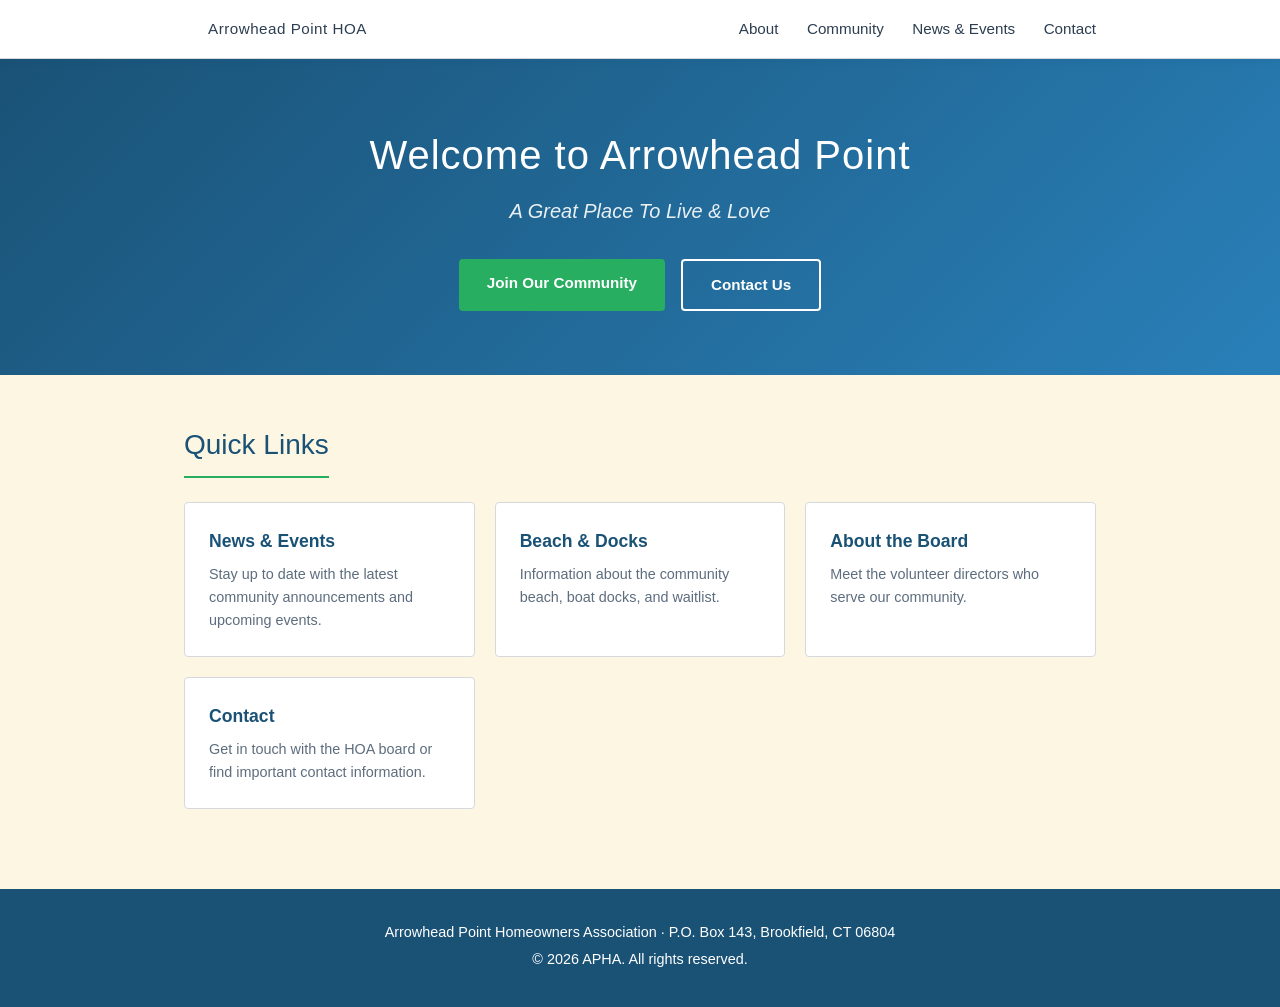
<file: index.html>
<!DOCTYPE html>
<html lang="en">
<head>
  <meta charset="UTF-8">
  <meta name="viewport" content="width=device-width, initial-scale=1.0">
  <title>Arrowhead Point Homeowners Association</title>
  <link rel="stylesheet" href="css/style.css">
</head>
<body>
  <header>
    <div class="container nav">
      <a href="index.html" class="logo">Arrowhead Point HOA</a>
      <nav>
        <a href="about.html">About</a>
        <a href="community.html">Community</a>
        <a href="news.html">News &amp; Events</a>
        <a href="contact.html">Contact</a>
      </nav>
    </div>
  </header>

  <main>
    <section class="hero">
      <div class="container">
        <h1>Welcome to Arrowhead Point</h1>
        <p class="tagline">A Great Place To Live &amp; Love</p>
        <div class="hero-links">
          <a href="community.html" class="btn">Join Our Community</a>
          <a href="contact.html" class="btn btn-outline">Contact Us</a>
        </div>
      </div>
    </section>

    <section class="quick-info">
      <div class="container">
        <h2>Quick Links</h2>
        <div class="quick-links">
          <a href="news.html" class="card">
            <h3>News &amp; Events</h3>
            <p>Stay up to date with the latest community announcements and upcoming events.</p>
          </a>
          <a href="community.html#docks" class="card">
            <h3>Beach &amp; Docks</h3>
            <p>Information about the community beach, boat docks, and waitlist.</p>
          </a>
          <a href="about.html" class="card">
            <h3>About the Board</h3>
            <p>Meet the volunteer directors who serve our community.</p>
          </a>
          <a href="contact.html" class="card">
            <h3>Contact</h3>
            <p>Get in touch with the HOA board or find important contact information.</p>
          </a>
        </div>
      </div>
    </section>
  </main>

  <footer>
    <div class="container">
      <p>Arrowhead Point Homeowners Association &middot; P.O. Box 143, Brookfield, CT 06804</p>
      <p>&copy; 2026 APHA. All rights reserved.</p>
    </div>
  </footer>
</body>
</html>
</file>
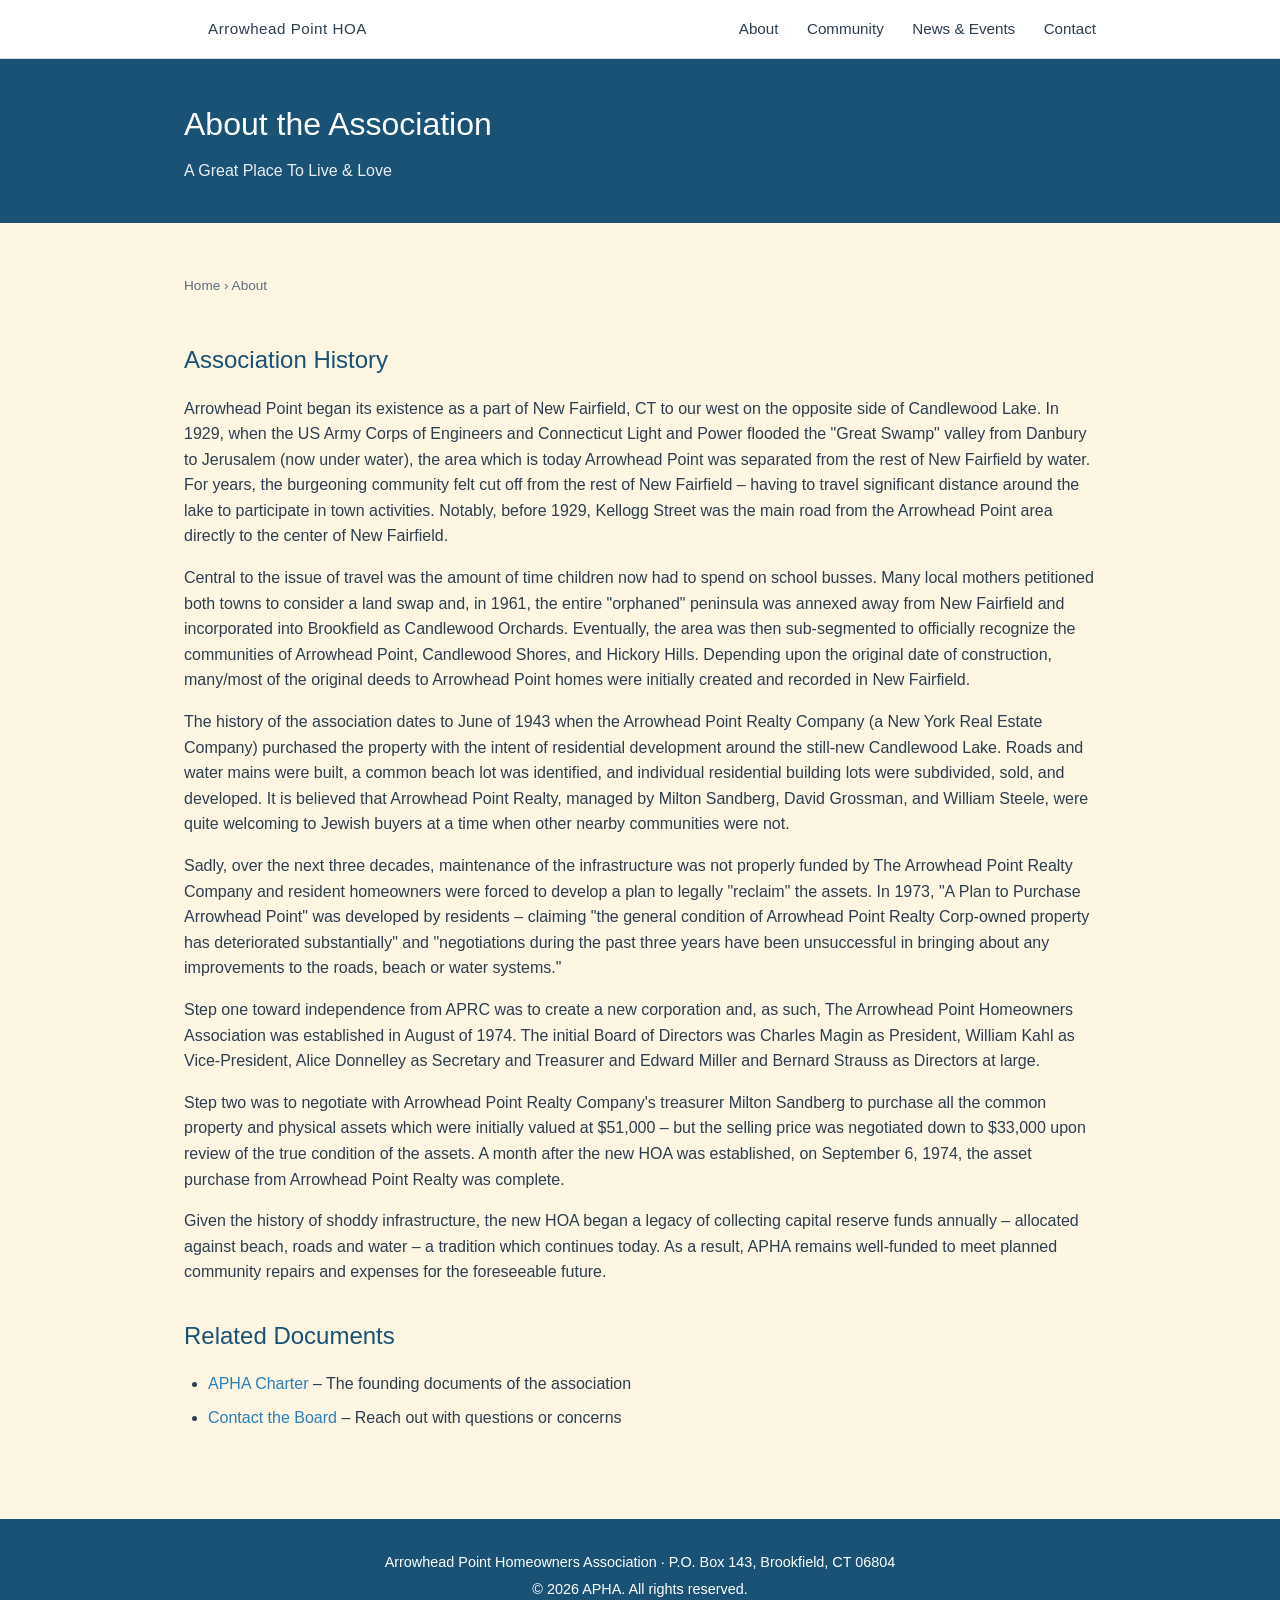
<file: about.html>
<!DOCTYPE html>
<html lang="en">
<head>
  <meta charset="UTF-8">
  <meta name="viewport" content="width=device-width, initial-scale=1.0">
  <title>About - Arrowhead Point HOA</title>
  <link rel="stylesheet" href="css/style.css">
</head>
<body>
  <header>
    <div class="container nav">
      <a href="index.html" class="logo">Arrowhead Point HOA</a>
      <nav>
        <a href="about.html">About</a>
        <a href="community.html">Community</a>
        <a href="news.html">News &amp; Events</a>
        <a href="contact.html">Contact</a>
      </nav>
    </div>
  </header>

  <div class="page-header">
    <div class="container">
      <h1>About the Association</h1>
      <p>A Great Place To Live &amp; Love</p>
    </div>
  </div>

  <div class="content">
    <div class="container">
      <div class="breadcrumb"><a href="index.html">Home</a> &rsaquo; About</div>

      <h2>Association History</h2>
      <p>Arrowhead Point began its existence as a part of New Fairfield, CT to our west on the opposite side of Candlewood Lake. In 1929, when the US Army Corps of Engineers and Connecticut Light and Power flooded the "Great Swamp" valley from Danbury to Jerusalem (now under water), the area which is today Arrowhead Point was separated from the rest of New Fairfield by water. For years, the burgeoning community felt cut off from the rest of New Fairfield – having to travel significant distance around the lake to participate in town activities. Notably, before 1929, Kellogg Street was the main road from the Arrowhead Point area directly to the center of New Fairfield.</p>

      <p>Central to the issue of travel was the amount of time children now had to spend on school busses. Many local mothers petitioned both towns to consider a land swap and, in 1961, the entire "orphaned" peninsula was annexed away from New Fairfield and incorporated into Brookfield as Candlewood Orchards. Eventually, the area was then sub-segmented to officially recognize the communities of Arrowhead Point, Candlewood Shores, and Hickory Hills. Depending upon the original date of construction, many/most of the original deeds to Arrowhead Point homes were initially created and recorded in New Fairfield.</p>

      <p>The history of the association dates to June of 1943 when the Arrowhead Point Realty Company (a New York Real Estate Company) purchased the property with the intent of residential development around the still-new Candlewood Lake. Roads and water mains were built, a common beach lot was identified, and individual residential building lots were subdivided, sold, and developed. It is believed that Arrowhead Point Realty, managed by Milton Sandberg, David Grossman, and William Steele, were quite welcoming to Jewish buyers at a time when other nearby communities were not.</p>

      <p>Sadly, over the next three decades, maintenance of the infrastructure was not properly funded by The Arrowhead Point Realty Company and resident homeowners were forced to develop a plan to legally "reclaim" the assets. In 1973, "A Plan to Purchase Arrowhead Point" was developed by residents – claiming "the general condition of Arrowhead Point Realty Corp-owned property has deteriorated substantially" and "negotiations during the past three years have been unsuccessful in bringing about any improvements to the roads, beach or water systems."</p>

      <p>Step one toward independence from APRC was to create a new corporation and, as such, The Arrowhead Point Homeowners Association was established in August of 1974. The initial Board of Directors was Charles Magin as President, William Kahl as Vice-President, Alice Donnelley as Secretary and Treasurer and Edward Miller and Bernard Strauss as Directors at large.</p>

      <p>Step two was to negotiate with Arrowhead Point Realty Company's treasurer Milton Sandberg to purchase all the common property and physical assets which were initially valued at $51,000 – but the selling price was negotiated down to $33,000 upon review of the true condition of the assets. A month after the new HOA was established, on September 6, 1974, the asset purchase from Arrowhead Point Realty was complete.</p>

      <p>Given the history of shoddy infrastructure, the new HOA began a legacy of collecting capital reserve funds annually – allocated against beach, roads and water – a tradition which continues today. As a result, APHA remains well-funded to meet planned community repairs and expenses for the foreseeable future.</p>

      <h2>Related Documents</h2>
      <ul>
        <li><a href="about-charter.html">APHA Charter</a> – The founding documents of the association</li>
        <li><a href="contact.html">Contact the Board</a> – Reach out with questions or concerns</li>
      </ul>
    </div>
  </div>

  <footer>
    <div class="container">
      <p>Arrowhead Point Homeowners Association &middot; P.O. Box 143, Brookfield, CT 06804</p>
      <p>&copy; 2026 APHA. All rights reserved.</p>
    </div>
  </footer>
</body>
</html>
</file>
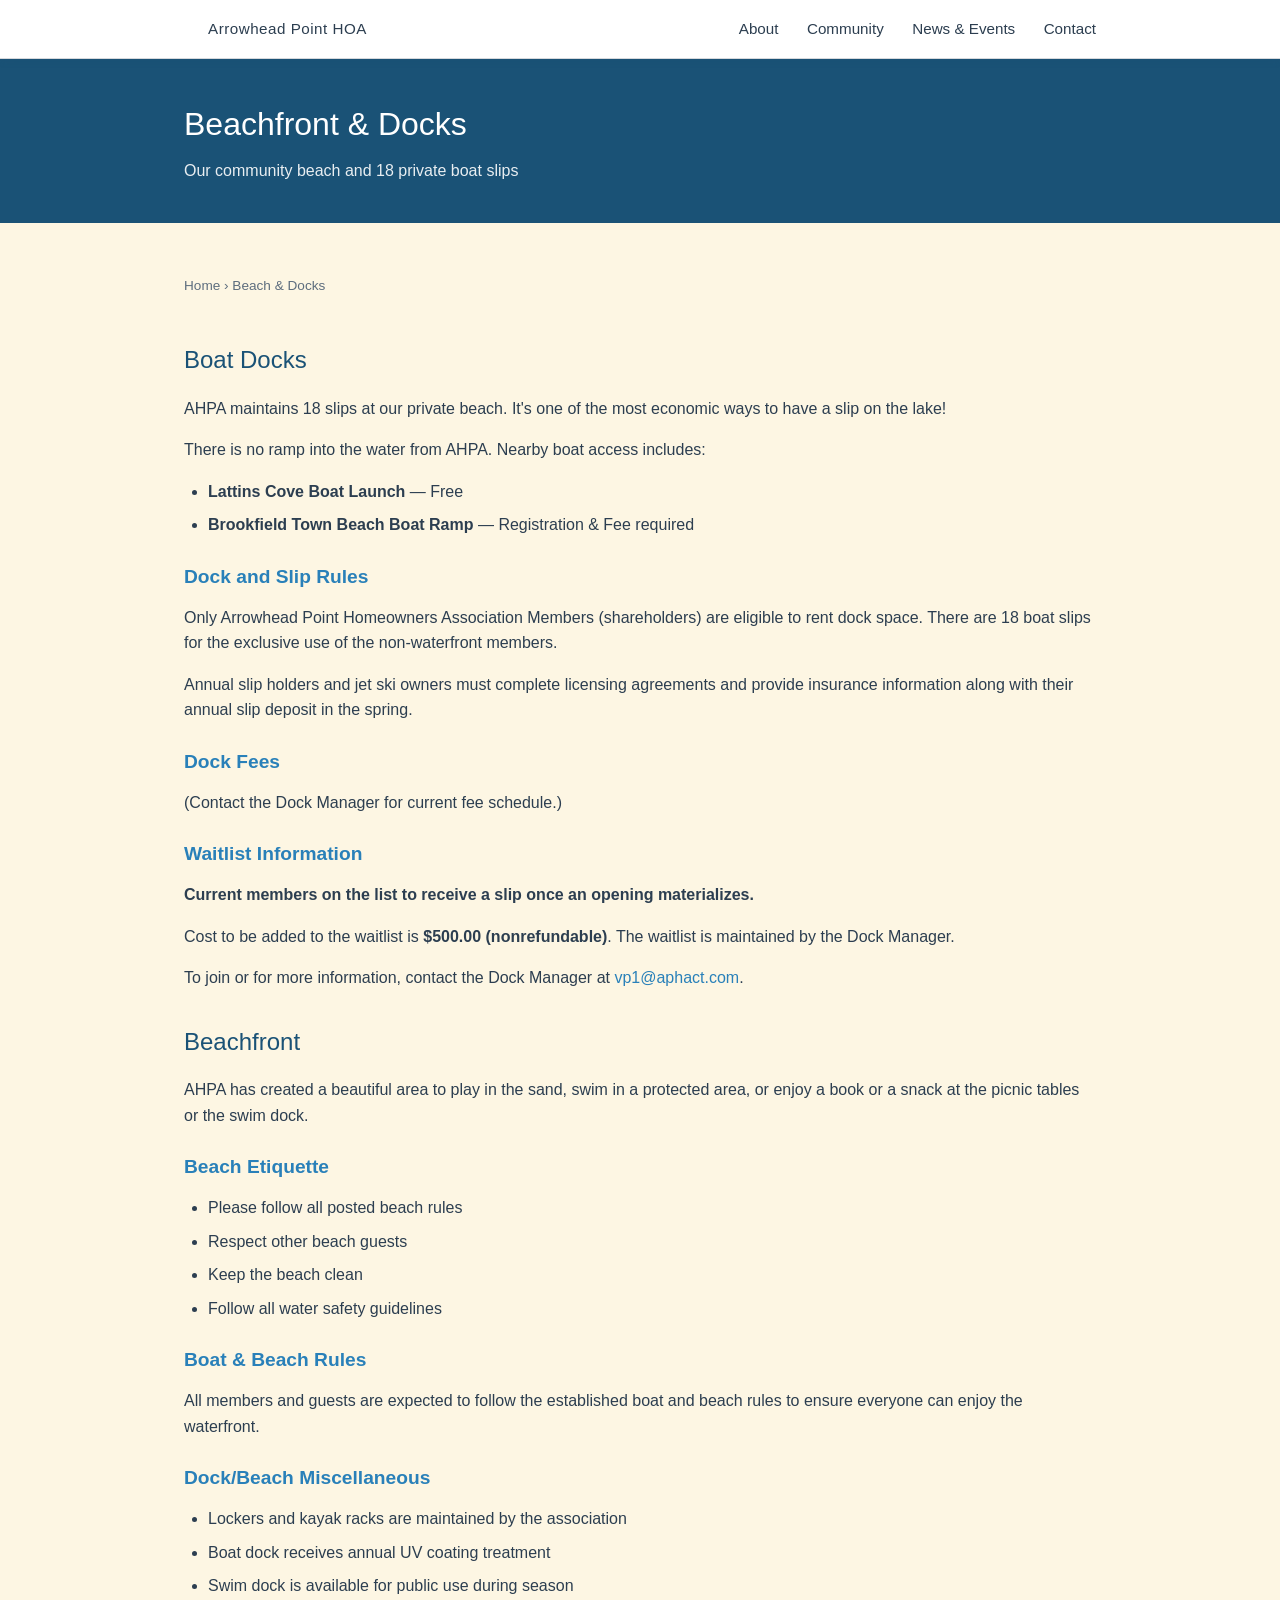
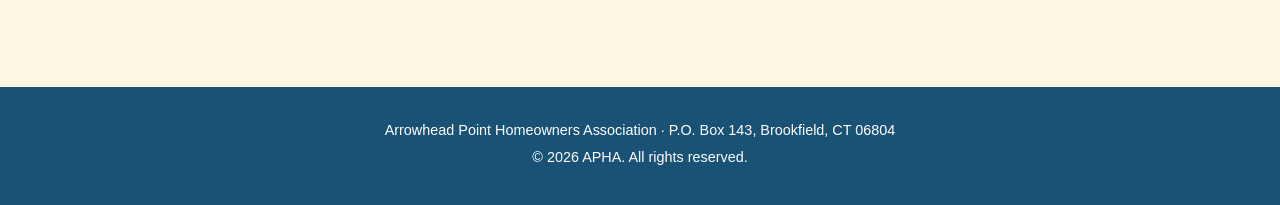
<file: beach-docks.html>
<!DOCTYPE html>
<html lang="en">
<head>
  <meta charset="UTF-8">
  <meta name="viewport" content="width=device-width, initial-scale=1.0">
  <title>Beach &amp; Docks - Arrowhead Point HOA</title>
  <link rel="stylesheet" href="css/style.css">
</head>
<body>
  <header>
    <div class="container nav">
      <a href="index.html" class="logo">Arrowhead Point HOA</a>
      <nav>
        <a href="about.html">About</a>
        <a href="community.html">Community</a>
        <a href="news.html">News &amp; Events</a>
        <a href="contact.html">Contact</a>
      </nav>
    </div>
  </header>

  <div class="page-header">
    <div class="container">
      <h1>Beachfront &amp; Docks</h1>
      <p>Our community beach and 18 private boat slips</p>
    </div>
  </div>

  <div class="content">
    <div class="container">
      <div class="breadcrumb"><a href="index.html">Home</a> &rsaquo; Beach &amp; Docks</div>

      <h2>Boat Docks</h2>
      <p>AHPA maintains 18 slips at our private beach. It's one of the most economic ways to have a slip on the lake!</p>
      <p>There is no ramp into the water from AHPA. Nearby boat access includes:</p>
      <ul>
        <li><strong>Lattins Cove Boat Launch</strong> — Free</li>
        <li><strong>Brookfield Town Beach Boat Ramp</strong> — Registration &amp; Fee required</li>
      </ul>

      <h3>Dock and Slip Rules</h3>
      <p>Only Arrowhead Point Homeowners Association Members (shareholders) are eligible to rent dock space. There are 18 boat slips for the exclusive use of the non-waterfront members.</p>
      <p>Annual slip holders and jet ski owners must complete licensing agreements and provide insurance information along with their annual slip deposit in the spring.</p>

      <h3>Dock Fees</h3>
      <p>(Contact the Dock Manager for current fee schedule.)</p>

      <h3 id="waitlist">Waitlist Information</h3>
      <p><strong>Current members on the list to receive a slip once an opening materializes.</strong></p>
      <p>Cost to be added to the waitlist is <strong>$500.00 (nonrefundable)</strong>. The waitlist is maintained by the Dock Manager.</p>
      <p>To join or for more information, contact the Dock Manager at <a href="mailto:vp1@aphact.com">vp1@aphact.com</a>.</p>

      <h2>Beachfront</h2>
      <p>AHPA has created a beautiful area to play in the sand, swim in a protected area, or enjoy a book or a snack at the picnic tables or the swim dock.</p>

      <h3>Beach Etiquette</h3>
      <ul>
        <li>Please follow all posted beach rules</li>
        <li>Respect other beach guests</li>
        <li>Keep the beach clean</li>
        <li>Follow all water safety guidelines</li>
      </ul>

      <h3>Boat &amp; Beach Rules</h3>
      <p>All members and guests are expected to follow the established boat and beach rules to ensure everyone can enjoy the waterfront.</p>

      <h3>Dock/Beach Miscellaneous</h3>
      <ul>
        <li>Lockers and kayak racks are maintained by the association</li>
        <li>Boat dock receives annual UV coating treatment</li>
        <li>Swim dock is available for public use during season</li>
      </ul>
    </div>
  </div>

  <footer>
    <div class="container">
      <p>Arrowhead Point Homeowners Association &middot; P.O. Box 143, Brookfield, CT 06804</p>
      <p>&copy; 2026 APHA. All rights reserved.</p>
    </div>
  </footer>
</body>
</html>
</file>
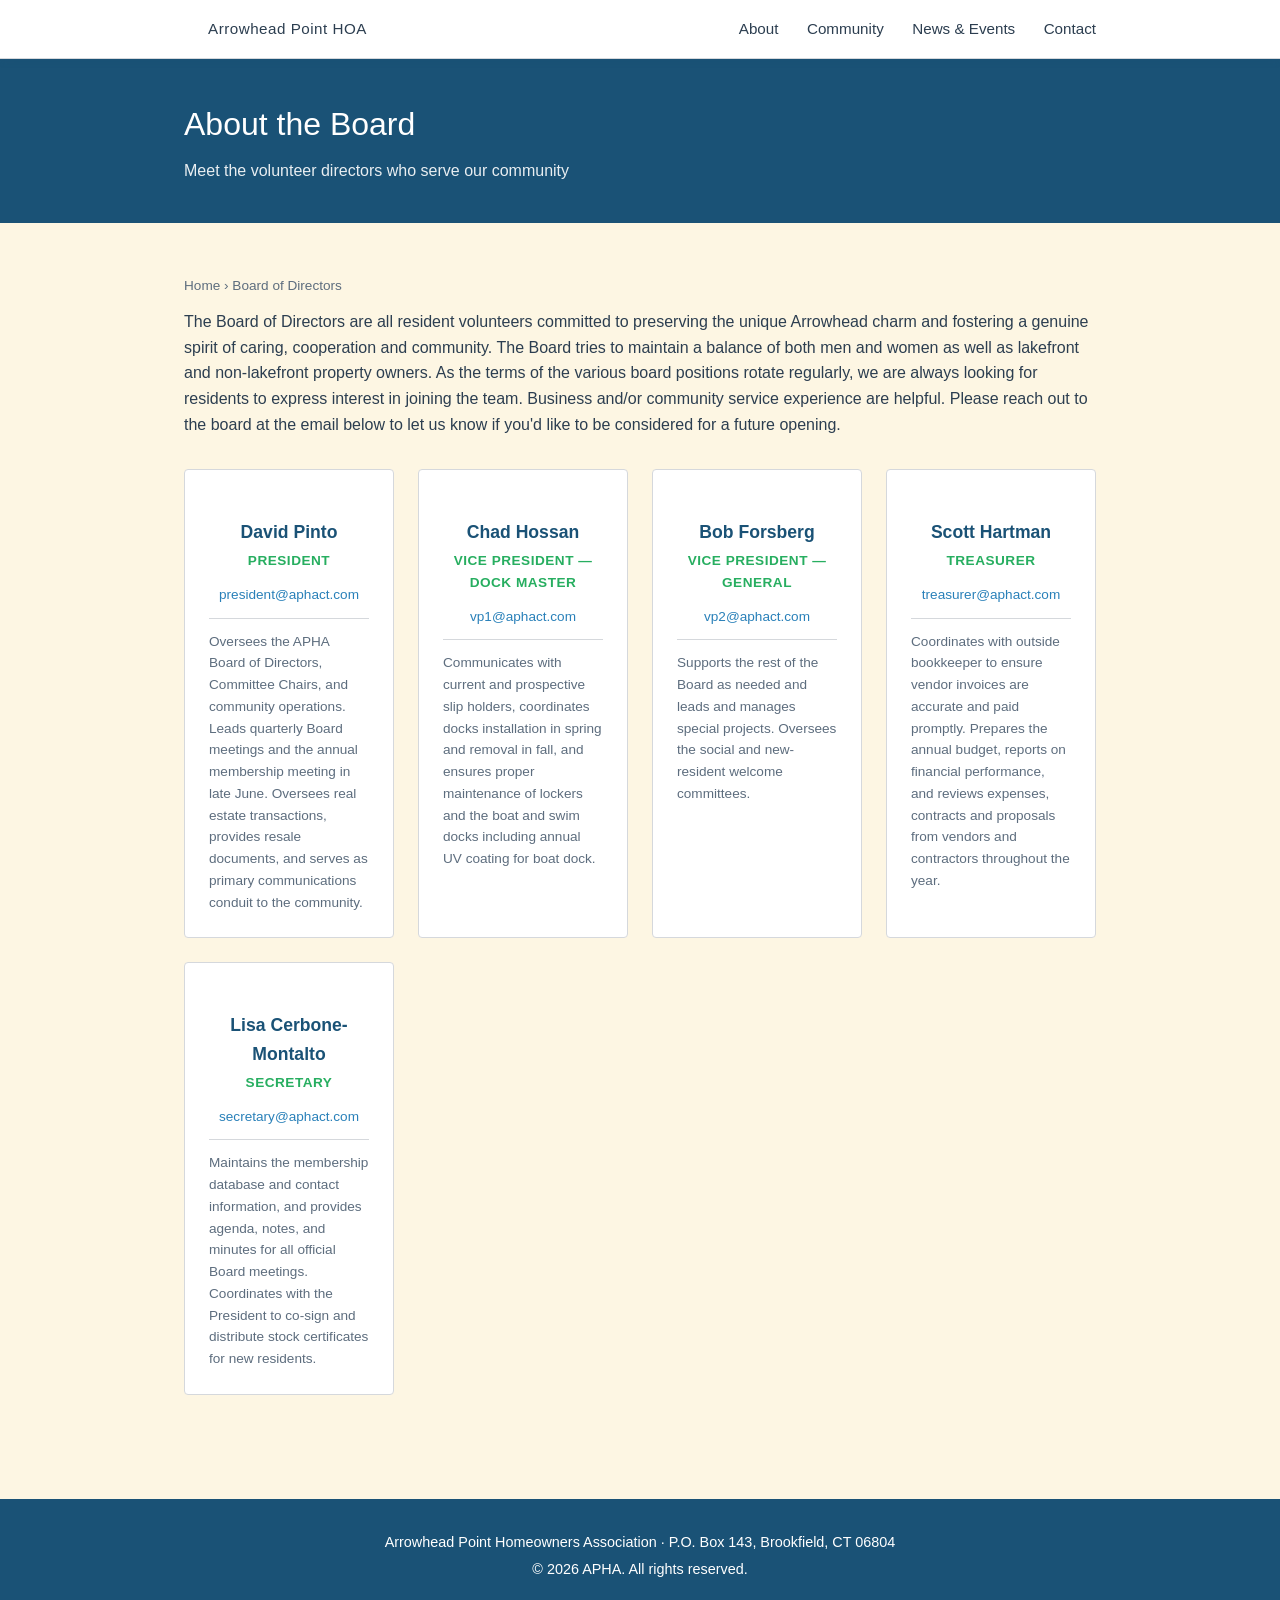
<file: board.html>
<!DOCTYPE html>
<html lang="en">
<head>
  <meta charset="UTF-8">
  <meta name="viewport" content="width=device-width, initial-scale=1.0">
  <title>Board of Directors - Arrowhead Point HOA</title>
  <link rel="stylesheet" href="css/style.css">
</head>
<body>
  <header>
    <div class="container nav">
      <a href="index.html" class="logo">Arrowhead Point HOA</a>
      <nav>
        <a href="about.html">About</a>
        <a href="community.html">Community</a>
        <a href="news.html">News &amp; Events</a>
        <a href="contact.html">Contact</a>
      </nav>
    </div>
  </header>

  <div class="page-header">
    <div class="container">
      <h1>About the Board</h1>
      <p>Meet the volunteer directors who serve our community</p>
    </div>
  </div>

  <div class="content">
    <div class="container">
      <div class="breadcrumb"><a href="index.html">Home</a> &rsaquo; Board of Directors</div>

      <p>The Board of Directors are all resident volunteers committed to preserving the unique Arrowhead charm and fostering a genuine spirit of caring, cooperation and community. The Board tries to maintain a balance of both men and women as well as lakefront and non-lakefront property owners. As the terms of the various board positions rotate regularly, we are always looking for residents to express interest in joining the team. Business and/or community service experience are helpful. Please reach out to the board at the email below to let us know if you'd like to be considered for a future opening.</p>

      <div class="board-grid">
        <div class="board-card">
          <h3>David Pinto</h3>
          <div class="role">President</div>
          <div class="contact"><a href="mailto:president@aphact.com">president@aphact.com</a></div>
          <div class="bio">Oversees the APHA Board of Directors, Committee Chairs, and community operations. Leads quarterly Board meetings and the annual membership meeting in late June. Oversees real estate transactions, provides resale documents, and serves as primary communications conduit to the community.</div>
        </div>

        <div class="board-card">
          <h3>Chad Hossan</h3>
          <div class="role">Vice President — Dock Master</div>
          <div class="contact"><a href="mailto:vp1@aphact.com">vp1@aphact.com</a></div>
          <div class="bio">Communicates with current and prospective slip holders, coordinates docks installation in spring and removal in fall, and ensures proper maintenance of lockers and the boat and swim docks including annual UV coating for boat dock.</div>
        </div>

        <div class="board-card">
          <h3>Bob Forsberg</h3>
          <div class="role">Vice President — General</div>
          <div class="contact"><a href="mailto:vp2@aphact.com">vp2@aphact.com</a></div>
          <div class="bio">Supports the rest of the Board as needed and leads and manages special projects. Oversees the social and new-resident welcome committees.</div>
        </div>

        <div class="board-card">
          <h3>Scott Hartman</h3>
          <div class="role">Treasurer</div>
          <div class="contact"><a href="mailto:treasurer@aphact.com">treasurer@aphact.com</a></div>
          <div class="bio">Coordinates with outside bookkeeper to ensure vendor invoices are accurate and paid promptly. Prepares the annual budget, reports on financial performance, and reviews expenses, contracts and proposals from vendors and contractors throughout the year.</div>
        </div>

        <div class="board-card">
          <h3>Lisa Cerbone-Montalto</h3>
          <div class="role">Secretary</div>
          <div class="contact"><a href="mailto:secretary@aphact.com">secretary@aphact.com</a></div>
          <div class="bio">Maintains the membership database and contact information, and provides agenda, notes, and minutes for all official Board meetings. Coordinates with the President to co-sign and distribute stock certificates for new residents.</div>
        </div>
      </div>
    </div>
  </div>

  <footer>
    <div class="container">
      <p>Arrowhead Point Homeowners Association &middot; P.O. Box 143, Brookfield, CT 06804</p>
      <p>&copy; 2026 APHA. All rights reserved.</p>
    </div>
  </footer>
</body>
</html>
</file>
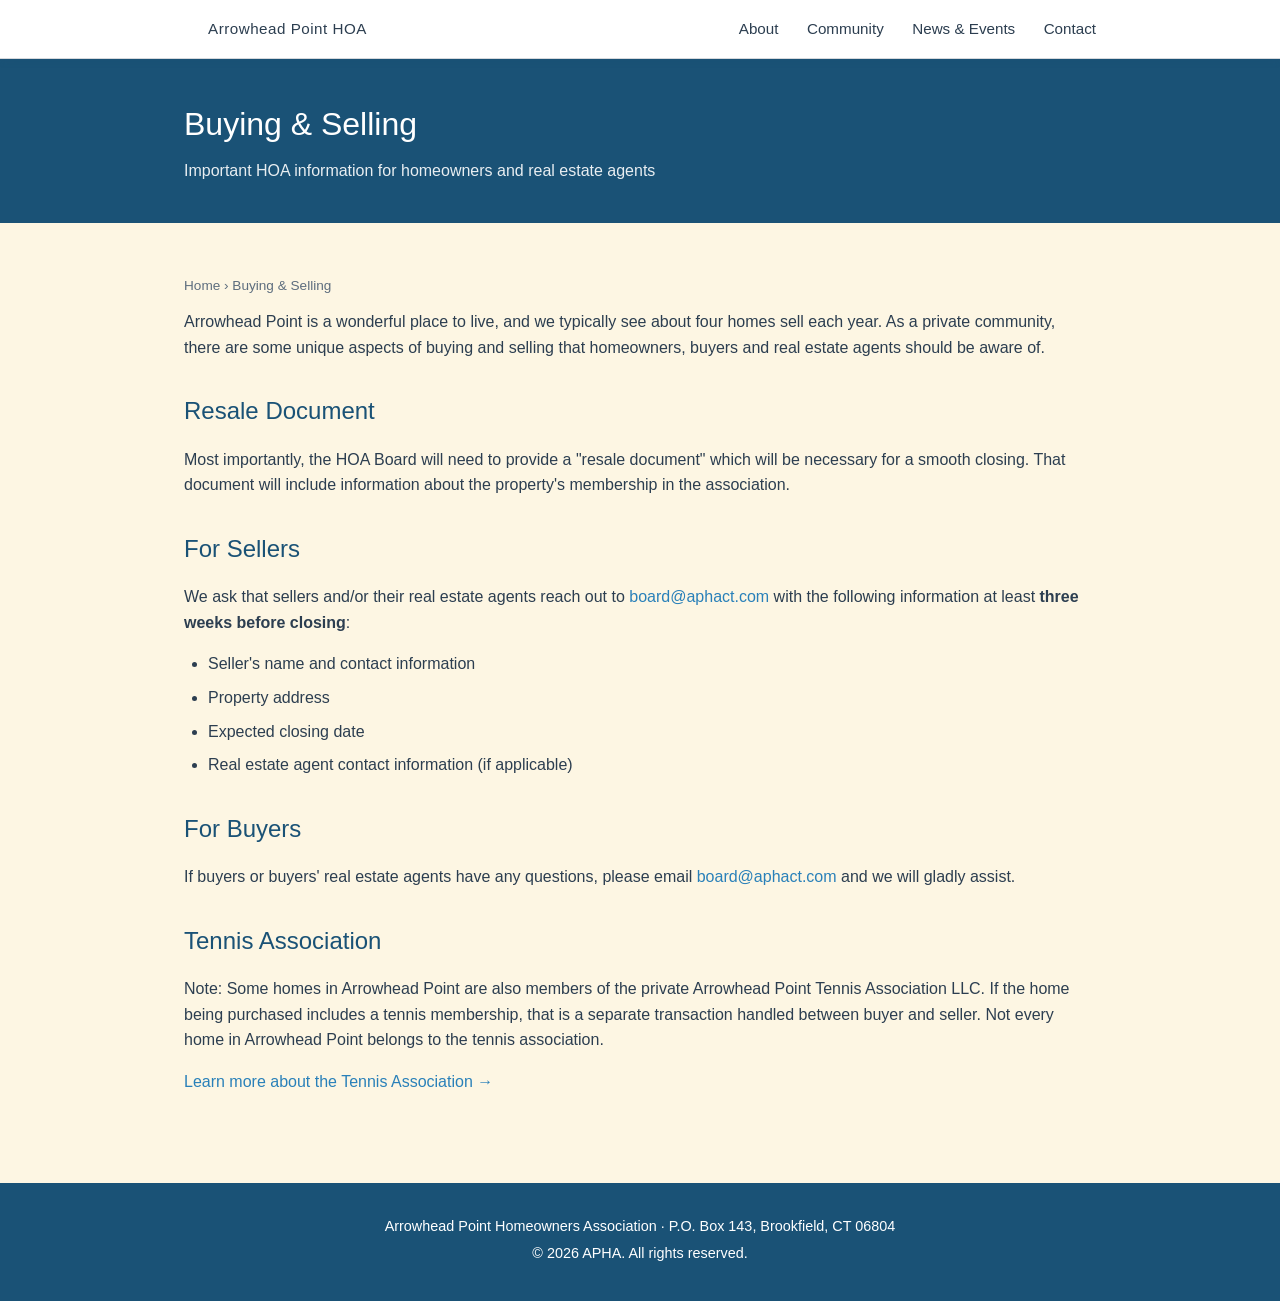
<file: buying-selling.html>
<!DOCTYPE html>
<html lang="en">
<head>
  <meta charset="UTF-8">
  <meta name="viewport" content="width=device-width, initial-scale=1.0">
  <title>Buying &amp; Selling - Arrowhead Point HOA</title>
  <link rel="stylesheet" href="css/style.css">
</head>
<body>
  <header>
    <div class="container nav">
      <a href="index.html" class="logo">Arrowhead Point HOA</a>
      <nav>
        <a href="about.html">About</a>
        <a href="community.html">Community</a>
        <a href="news.html">News &amp; Events</a>
        <a href="contact.html">Contact</a>
      </nav>
    </div>
  </header>

  <div class="page-header">
    <div class="container">
      <h1>Buying &amp; Selling</h1>
      <p>Important HOA information for homeowners and real estate agents</p>
    </div>
  </div>

  <div class="content">
    <div class="container">
      <div class="breadcrumb"><a href="index.html">Home</a> &rsaquo; Buying &amp; Selling</div>

      <p>Arrowhead Point is a wonderful place to live, and we typically see about four homes sell each year. As a private community, there are some unique aspects of buying and selling that homeowners, buyers and real estate agents should be aware of.</p>

      <h2>Resale Document</h2>
      <p>Most importantly, the HOA Board will need to provide a "resale document" which will be necessary for a smooth closing. That document will include information about the property's membership in the association.</p>

      <h2>For Sellers</h2>
      <p>We ask that sellers and/or their real estate agents reach out to <a href="mailto:board@aphact.com">board@aphact.com</a> with the following information at least <strong>three weeks before closing</strong>:</p>
      <ul>
        <li>Seller's name and contact information</li>
        <li>Property address</li>
        <li>Expected closing date</li>
        <li>Real estate agent contact information (if applicable)</li>
      </ul>

      <h2>For Buyers</h2>
      <p>If buyers or buyers' real estate agents have any questions, please email <a href="mailto:board@aphact.com">board@aphact.com</a> and we will gladly assist.</p>

      <h2>Tennis Association</h2>
      <p>Note: Some homes in Arrowhead Point are also members of the private Arrowhead Point Tennis Association LLC. If the home being purchased includes a tennis membership, that is a separate transaction handled between buyer and seller. Not every home in Arrowhead Point belongs to the tennis association.</p>
      <p><a href="community.html#tennis">Learn more about the Tennis Association →</a></p>
    </div>
  </div>

  <footer>
    <div class="container">
      <p>Arrowhead Point Homeowners Association &middot; P.O. Box 143, Brookfield, CT 06804</p>
      <p>&copy; 2026 APHA. All rights reserved.</p>
    </div>
  </footer>
</body>
</html>
</file>
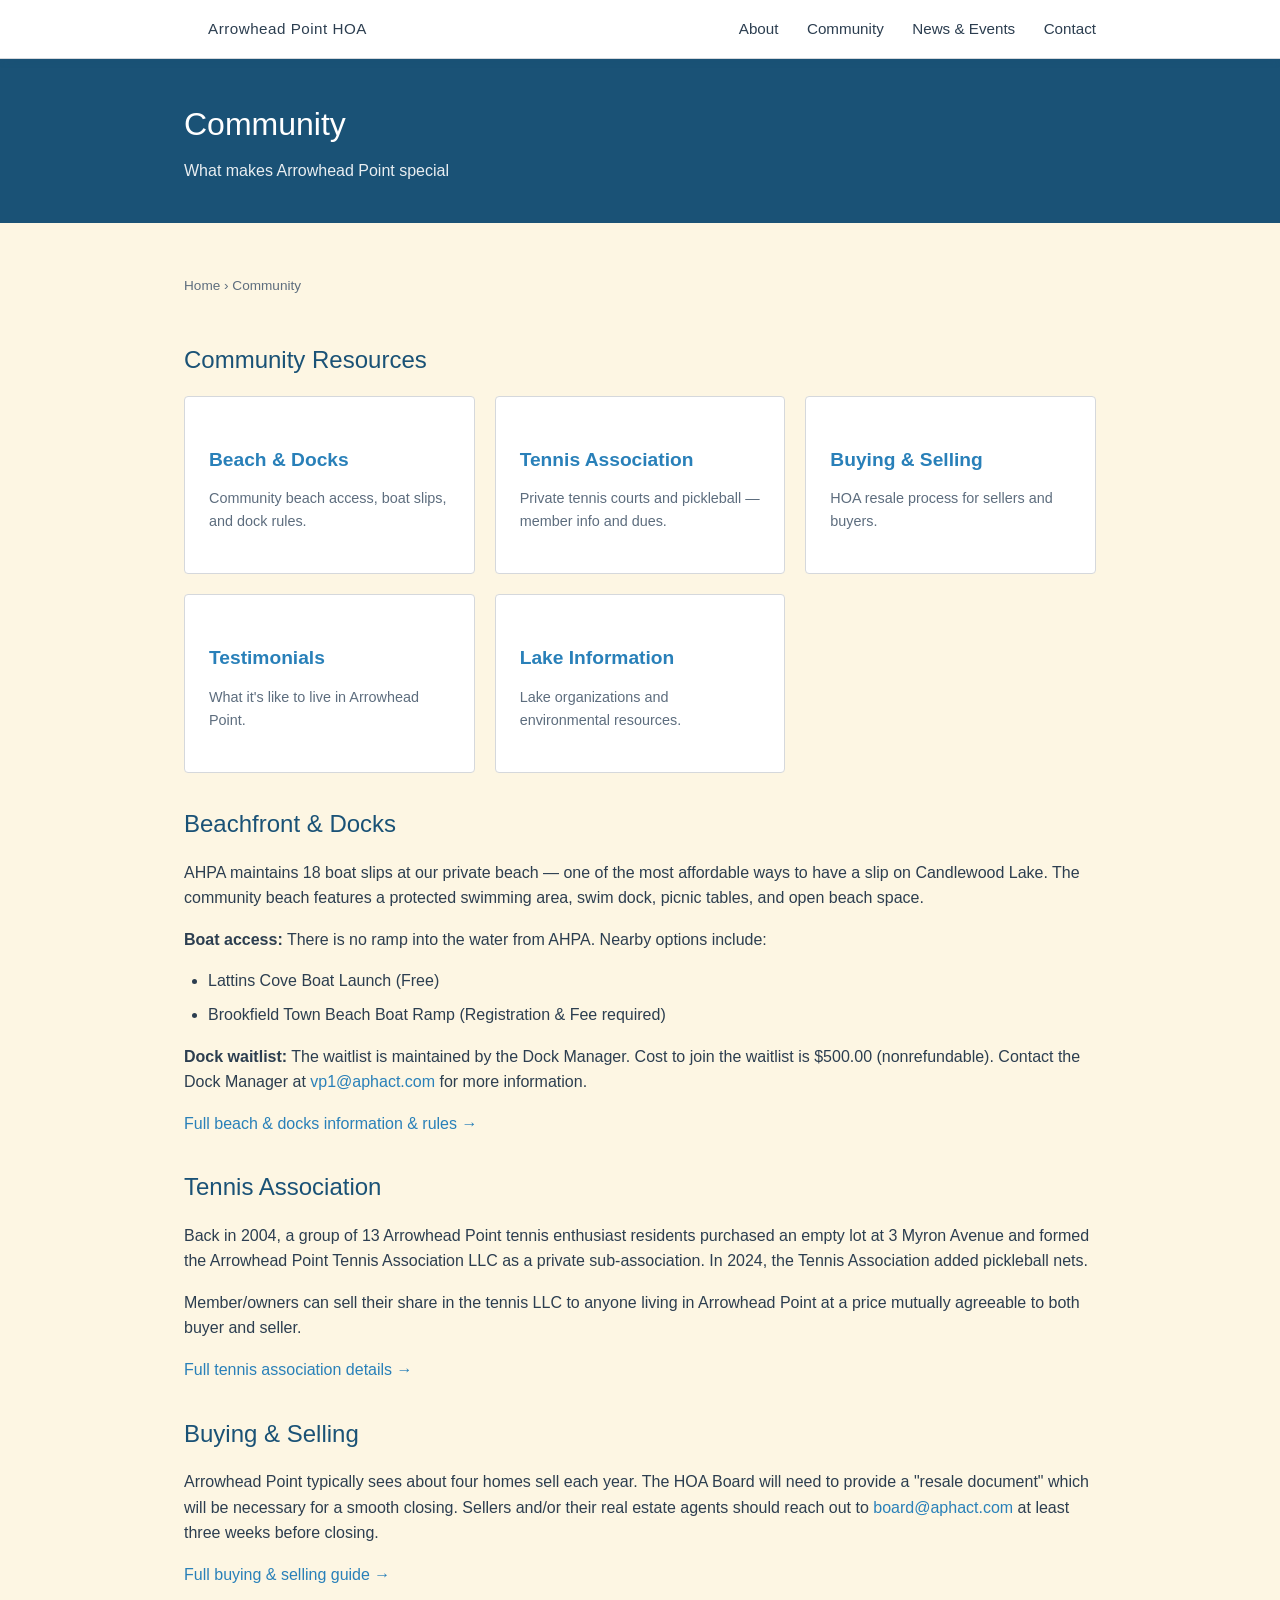
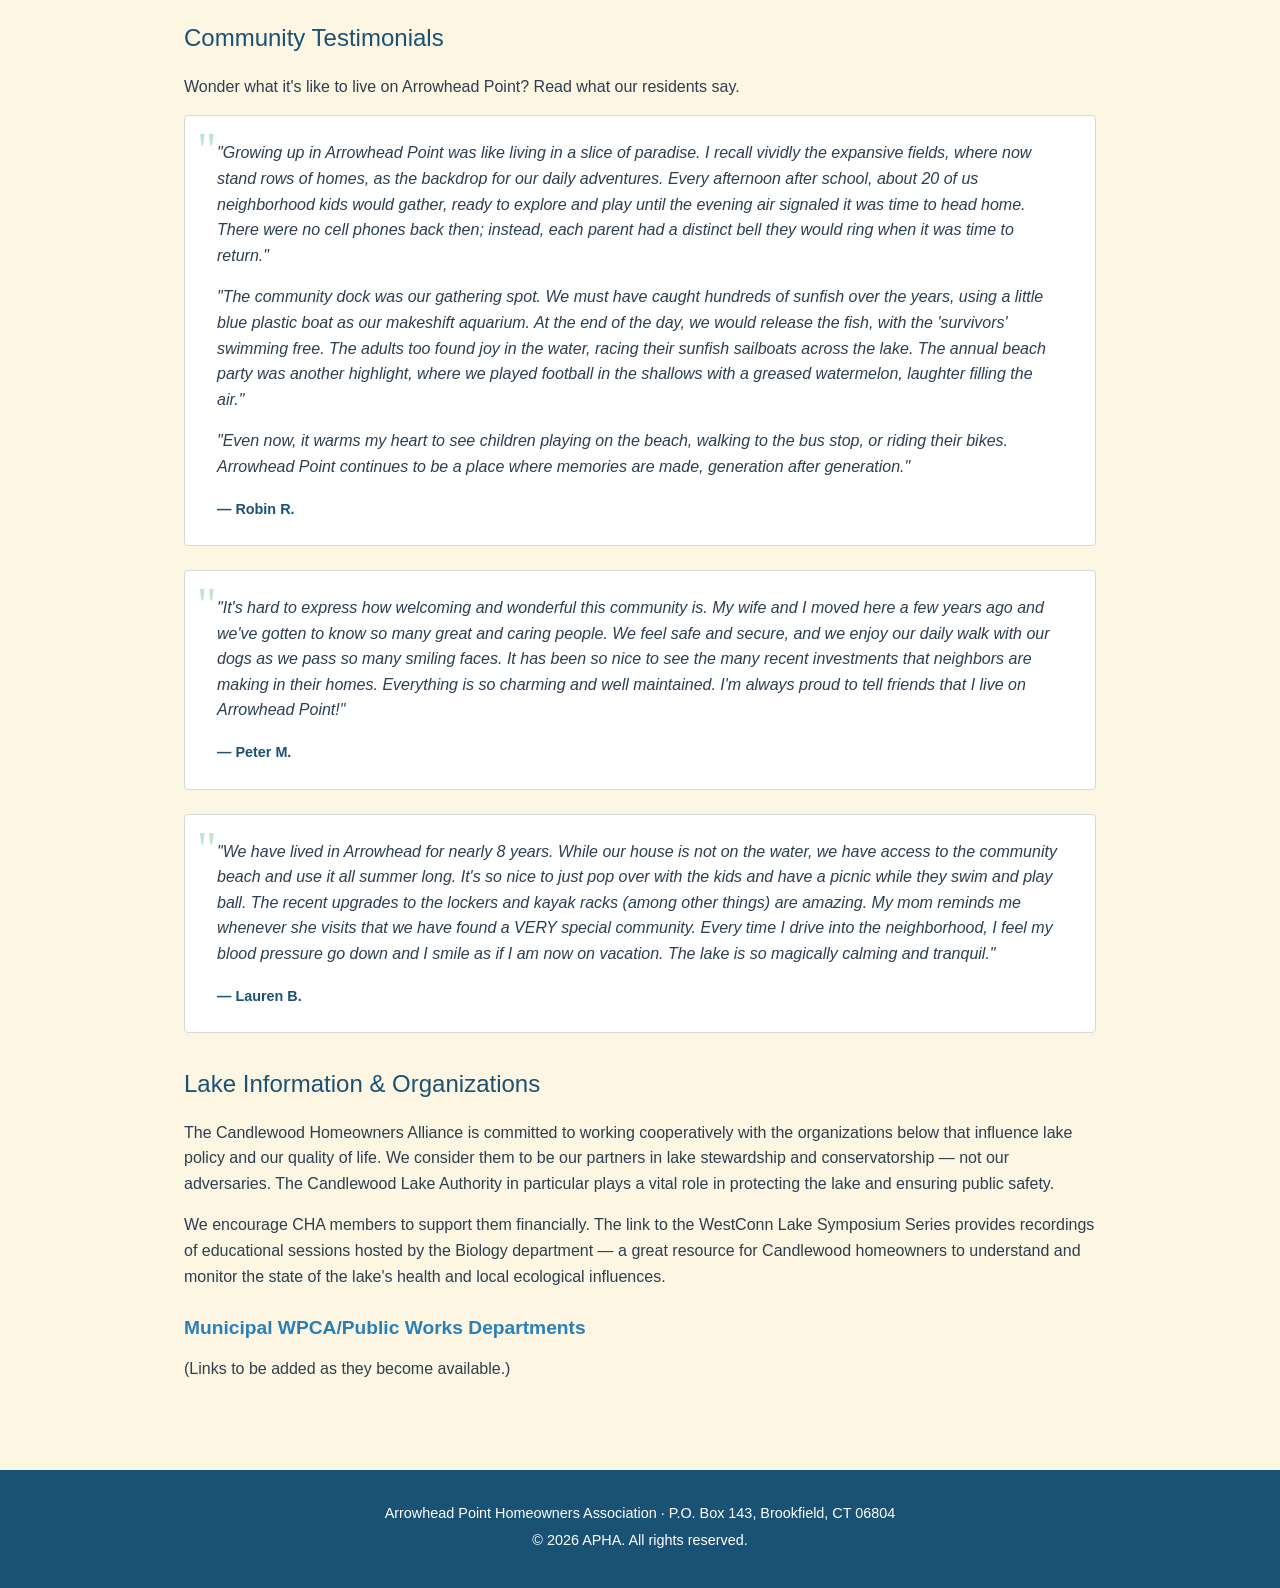
<file: community.html>
<!DOCTYPE html>
<html lang="en">
<head>
  <meta charset="UTF-8">
  <meta name="viewport" content="width=device-width, initial-scale=1.0">
  <title>Community - Arrowhead Point HOA</title>
  <link rel="stylesheet" href="css/style.css">
</head>
<body>
  <header>
    <div class="container nav">
      <a href="index.html" class="logo">Arrowhead Point HOA</a>
      <nav>
        <a href="about.html">About</a>
        <a href="community.html">Community</a>
        <a href="news.html">News &amp; Events</a>
        <a href="contact.html">Contact</a>
      </nav>
    </div>
  </header>

  <div class="page-header">
    <div class="container">
      <h1>Community</h1>
      <p>What makes Arrowhead Point special</p>
    </div>
  </div>

  <div class="content">
    <div class="container">
      <div class="breadcrumb"><a href="index.html">Home</a> &rsaquo; Community</div>

      <h2>Community Resources</h2>
      <div class="quick-links">
        <a href="community.html#docks" class="card">
          <h3>Beach &amp; Docks</h3>
          <p>Community beach access, boat slips, and dock rules.</p>
        </a>
        <a href="community.html#tennis" class="card">
          <h3>Tennis Association</h3>
          <p>Private tennis courts and pickleball — member info and dues.</p>
        </a>
        <a href="community.html#buying" class="card">
          <h3>Buying &amp; Selling</h3>
          <p>HOA resale process for sellers and buyers.</p>
        </a>
        <a href="community.html#testimonials" class="card">
          <h3>Testimonials</h3>
          <p>What it's like to live in Arrowhead Point.</p>
        </a>
        <a href="community.html#lake" class="card">
          <h3>Lake Information</h3>
          <p>Lake organizations and environmental resources.</p>
        </a>
      </div>

      <h2 id="docks">Beachfront &amp; Docks</h2>
      <p>AHPA maintains 18 boat slips at our private beach — one of the most affordable ways to have a slip on Candlewood Lake. The community beach features a protected swimming area, swim dock, picnic tables, and open beach space.</p>
      <p><strong>Boat access:</strong> There is no ramp into the water from AHPA. Nearby options include:</p>
      <ul>
        <li>Lattins Cove Boat Launch (Free)</li>
        <li>Brookfield Town Beach Boat Ramp (Registration &amp; Fee required)</li>
      </ul>
      <p><strong>Dock waitlist:</strong> The waitlist is maintained by the Dock Manager. Cost to join the waitlist is $500.00 (nonrefundable). Contact the Dock Manager at <a href="mailto:vp1@aphact.com">vp1@aphact.com</a> for more information.</p>
      <p><a href="beach-docks.html">Full beach &amp; docks information &amp; rules →</a></p>

      <h2 id="tennis">Tennis Association</h2>
      <p>Back in 2004, a group of 13 Arrowhead Point tennis enthusiast residents purchased an empty lot at 3 Myron Avenue and formed the Arrowhead Point Tennis Association LLC as a private sub-association. In 2024, the Tennis Association added pickleball nets.</p>
      <p>Member/owners can sell their share in the tennis LLC to anyone living in Arrowhead Point at a price mutually agreeable to both buyer and seller.</p>
      <p><a href="tennis.html">Full tennis association details →</a></p>

      <h2 id="buying">Buying &amp; Selling</h2>
      <p>Arrowhead Point typically sees about four homes sell each year. The HOA Board will need to provide a "resale document" which will be necessary for a smooth closing. Sellers and/or their real estate agents should reach out to <a href="mailto:board@aphact.com">board@aphact.com</a> at least three weeks before closing.</p>
      <p><a href="buying-selling.html">Full buying &amp; selling guide →</a></p>

      <h2 id="testimonials">Community Testimonials</h2>
      <p>Wonder what it's like to live on Arrowhead Point? Read what our residents say.</p>
      <div class="testimonial">
        <p>"Growing up in Arrowhead Point was like living in a slice of paradise. I recall vividly the expansive fields, where now stand rows of homes, as the backdrop for our daily adventures. Every afternoon after school, about 20 of us neighborhood kids would gather, ready to explore and play until the evening air signaled it was time to head home. There were no cell phones back then; instead, each parent had a distinct bell they would ring when it was time to return."</p>
        <p>"The community dock was our gathering spot. We must have caught hundreds of sunfish over the years, using a little blue plastic boat as our makeshift aquarium. At the end of the day, we would release the fish, with the 'survivors' swimming free. The adults too found joy in the water, racing their sunfish sailboats across the lake. The annual beach party was another highlight, where we played football in the shallows with a greased watermelon, laughter filling the air."</p>
        <p>"Even now, it warms my heart to see children playing on the beach, walking to the bus stop, or riding their bikes. Arrowhead Point continues to be a place where memories are made, generation after generation."</p>
        <span class="author">— Robin R.</span>
      </div>
      <div class="testimonial">
        <p>"It's hard to express how welcoming and wonderful this community is. My wife and I moved here a few years ago and we've gotten to know so many great and caring people. We feel safe and secure, and we enjoy our daily walk with our dogs as we pass so many smiling faces. It has been so nice to see the many recent investments that neighbors are making in their homes. Everything is so charming and well maintained. I'm always proud to tell friends that I live on Arrowhead Point!"</p>
        <span class="author">— Peter M.</span>
      </div>
      <div class="testimonial">
        <p>"We have lived in Arrowhead for nearly 8 years. While our house is not on the water, we have access to the community beach and use it all summer long. It's so nice to just pop over with the kids and have a picnic while they swim and play ball. The recent upgrades to the lockers and kayak racks (among other things) are amazing. My mom reminds me whenever she visits that we have found a VERY special community. Every time I drive into the neighborhood, I feel my blood pressure go down and I smile as if I am now on vacation. The lake is so magically calming and tranquil."</p>
        <span class="author">— Lauren B.</span>
      </div>

      <h2 id="lake">Lake Information &amp; Organizations</h2>
      <p>The Candlewood Homeowners Alliance is committed to working cooperatively with the organizations below that influence lake policy and our quality of life. We consider them to be our partners in lake stewardship and conservatorship — not our adversaries. The Candlewood Lake Authority in particular plays a vital role in protecting the lake and ensuring public safety.</p>
      <p>We encourage CHA members to support them financially. The link to the WestConn Lake Symposium Series provides recordings of educational sessions hosted by the Biology department — a great resource for Candlewood homeowners to understand and monitor the state of the lake's health and local ecological influences.</p>

      <h3>Municipal WPCA/Public Works Departments</h3>
      <p>(Links to be added as they become available.)</p>
    </div>
  </div>

  <footer>
    <div class="container">
      <p>Arrowhead Point Homeowners Association &middot; P.O. Box 143, Brookfield, CT 06804</p>
      <p>&copy; 2026 APHA. All rights reserved.</p>
    </div>
  </footer>
</body>
</html>
</file>
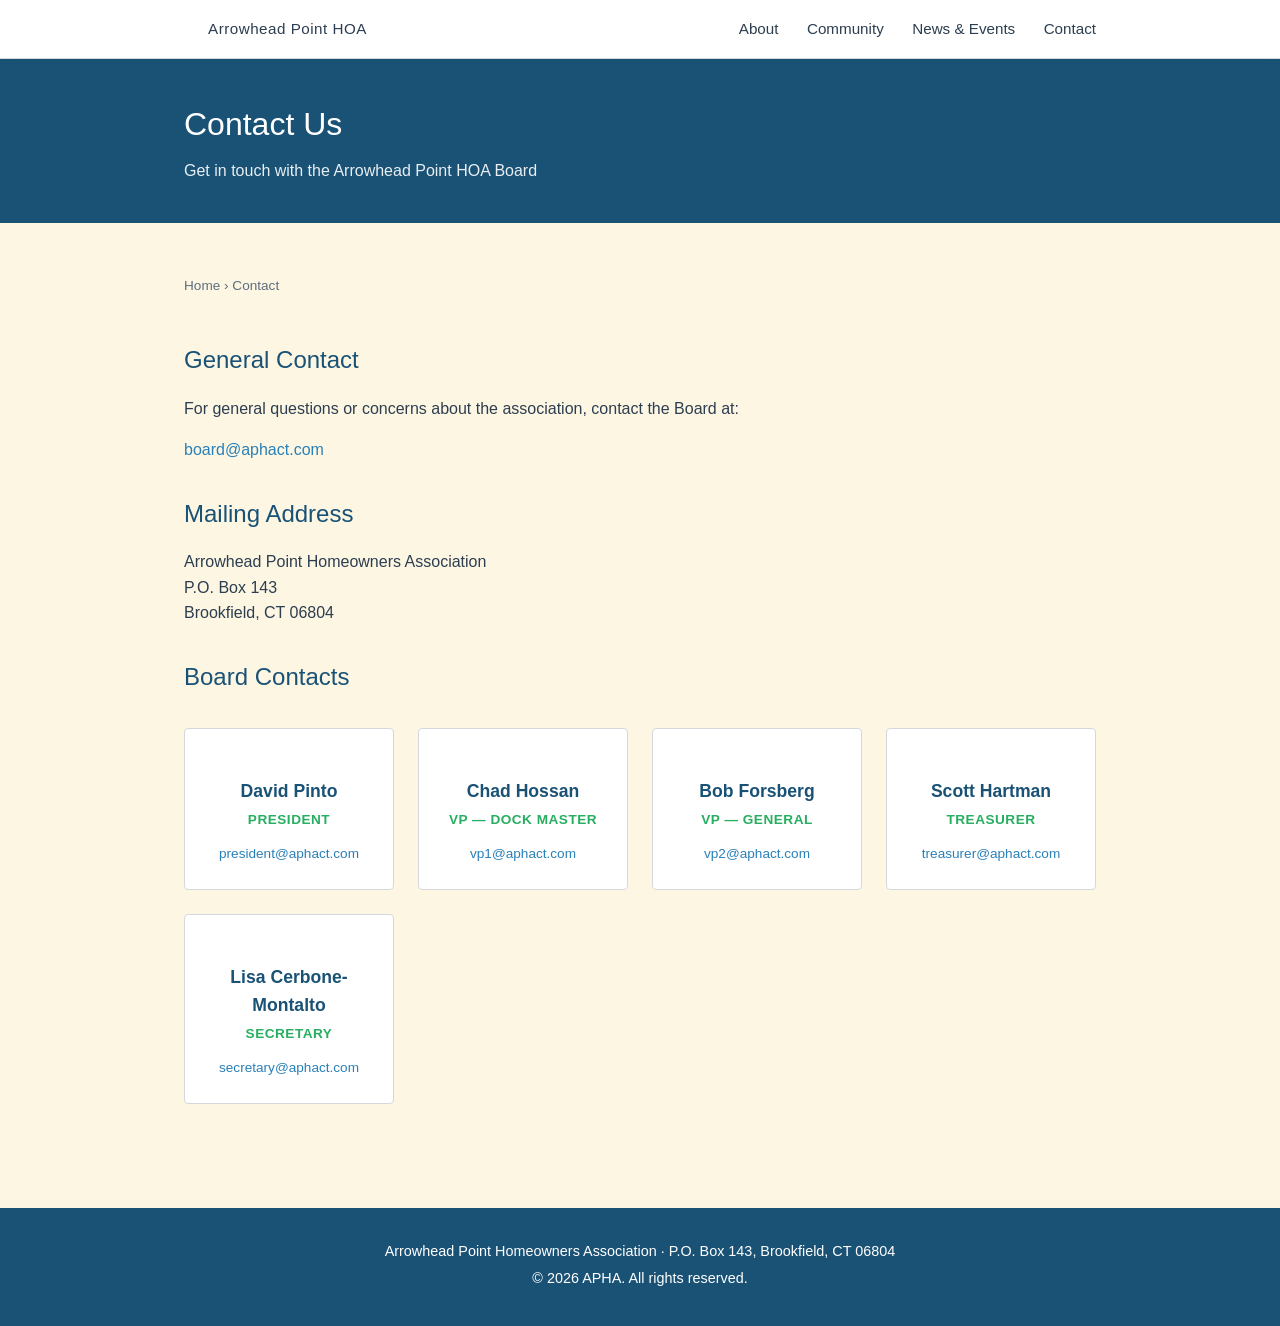
<file: contact.html>
<!DOCTYPE html>
<html lang="en">
<head>
  <meta charset="UTF-8">
  <meta name="viewport" content="width=device-width, initial-scale=1.0">
  <title>Contact - Arrowhead Point HOA</title>
  <link rel="stylesheet" href="css/style.css">
</head>
<body>
  <header>
    <div class="container nav">
      <a href="index.html" class="logo">Arrowhead Point HOA</a>
      <nav>
        <a href="about.html">About</a>
        <a href="community.html">Community</a>
        <a href="news.html">News &amp; Events</a>
        <a href="contact.html">Contact</a>
      </nav>
    </div>
  </header>

  <div class="page-header">
    <div class="container">
      <h1>Contact Us</h1>
      <p>Get in touch with the Arrowhead Point HOA Board</p>
    </div>
  </div>

  <div class="content">
    <div class="container">
      <div class="breadcrumb"><a href="index.html">Home</a> &rsaquo; Contact</div>

      <h2>General Contact</h2>
      <p>For general questions or concerns about the association, contact the Board at:</p>
      <p><a href="mailto:board@aphact.com">board@aphact.com</a></p>

      <h2>Mailing Address</h2>
      <p>Arrowhead Point Homeowners Association<br>
      P.O. Box 143<br>
      Brookfield, CT 06804</p>

      <h2>Board Contacts</h2>
      <div class="board-grid">
        <div class="board-card">
          <h3>David Pinto</h3>
          <div class="role">President</div>
          <div class="contact"><a href="mailto:president@aphact.com">president@aphact.com</a></div>
        </div>
        <div class="board-card">
          <h3>Chad Hossan</h3>
          <div class="role">VP — Dock Master</div>
          <div class="contact"><a href="mailto:vp1@aphact.com">vp1@aphact.com</a></div>
        </div>
        <div class="board-card">
          <h3>Bob Forsberg</h3>
          <div class="role">VP — General</div>
          <div class="contact"><a href="mailto:vp2@aphact.com">vp2@aphact.com</a></div>
        </div>
        <div class="board-card">
          <h3>Scott Hartman</h3>
          <div class="role">Treasurer</div>
          <div class="contact"><a href="mailto:treasurer@aphact.com">treasurer@aphact.com</a></div>
        </div>
        <div class="board-card">
          <h3>Lisa Cerbone-Montalto</h3>
          <div class="role">Secretary</div>
          <div class="contact"><a href="mailto:secretary@aphact.com">secretary@aphact.com</a></div>
        </div>
      </div>
    </div>
  </div>

  <footer>
    <div class="container">
      <p>Arrowhead Point Homeowners Association &middot; P.O. Box 143, Brookfield, CT 06804</p>
      <p>&copy; 2026 APHA. All rights reserved.</p>
    </div>
  </footer>
</body>
</html>
</file>
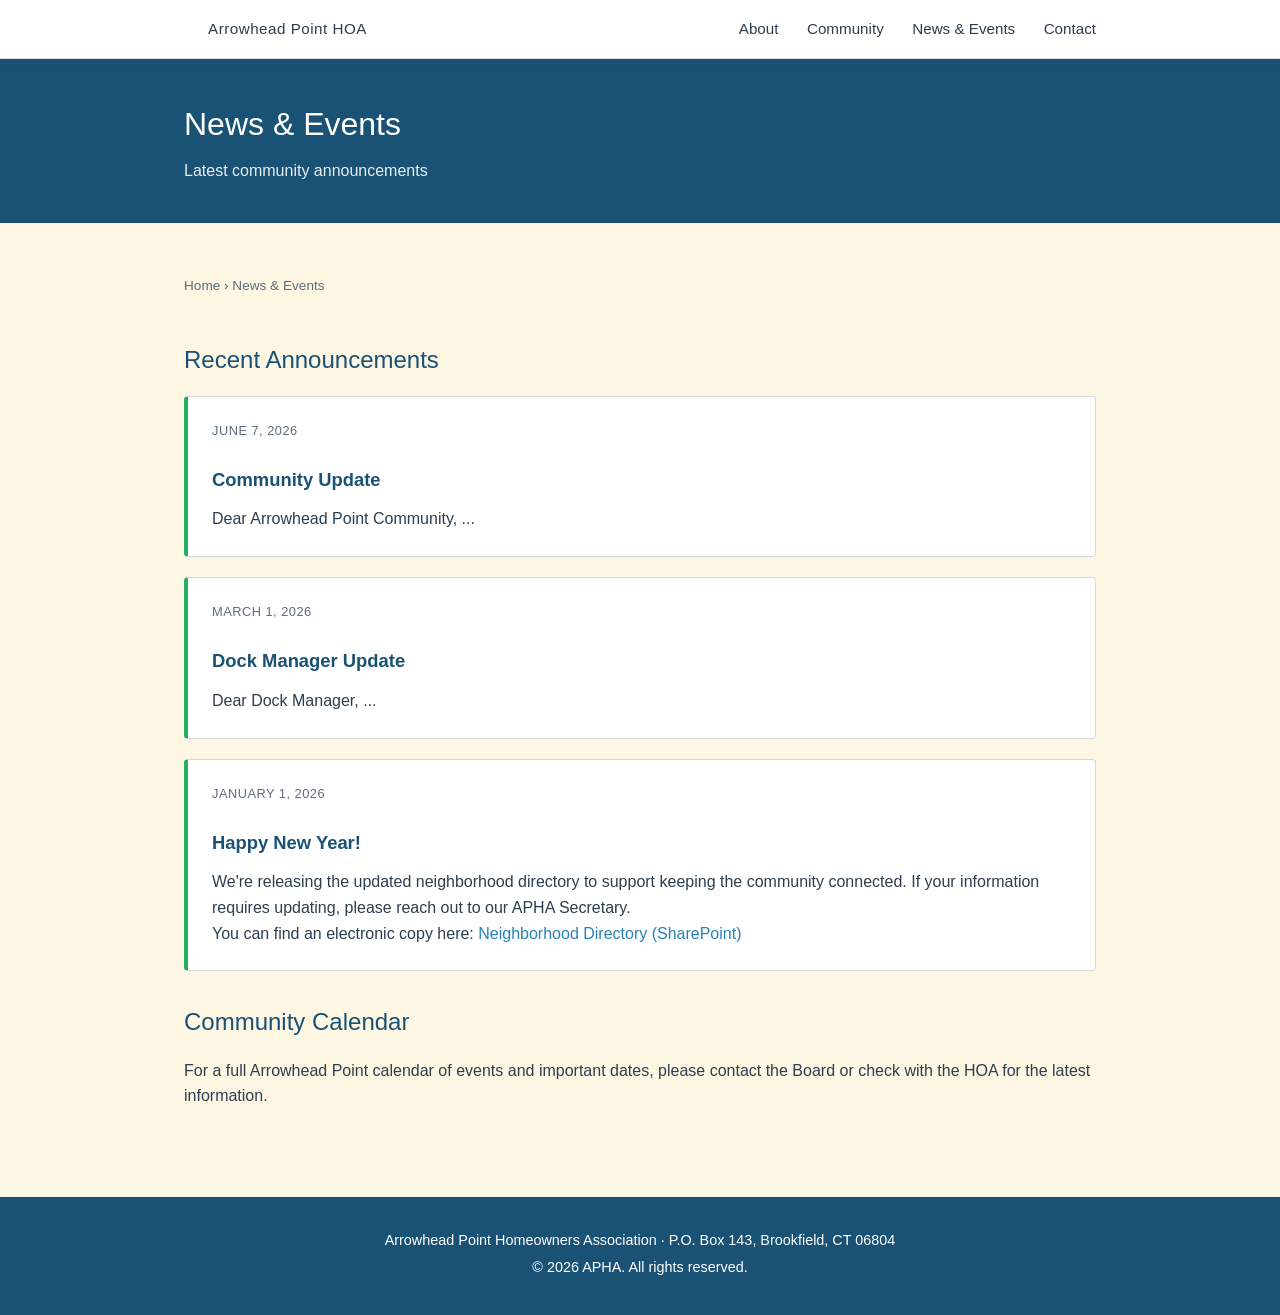
<file: news.html>
<!DOCTYPE html>
<html lang="en">
<head>
  <meta charset="UTF-8">
  <meta name="viewport" content="width=device-width, initial-scale=1.0">
  <title>News &amp; Events - Arrowhead Point HOA</title>
  <link rel="stylesheet" href="css/style.css">
</head>
<body>
  <header>
    <div class="container nav">
      <a href="index.html" class="logo">Arrowhead Point HOA</a>
      <nav>
        <a href="about.html">About</a>
        <a href="community.html">Community</a>
        <a href="news.html">News &amp; Events</a>
        <a href="contact.html">Contact</a>
      </nav>
    </div>
  </header>

  <div class="page-header">
    <div class="container">
      <h1>News &amp; Events</h1>
      <p>Latest community announcements</p>
    </div>
  </div>

  <div class="content">
    <div class="container">
      <div class="breadcrumb"><a href="index.html">Home</a> &rsaquo; News &amp; Events</div>

      <h2>Recent Announcements</h2>

      <div class="news-item">
        <div class="date">June 7, 2026</div>
        <h3>Community Update</h3>
        <p>Dear Arrowhead Point Community, ...</p>
      </div>

      <div class="news-item">
        <div class="date">March 1, 2026</div>
        <h3>Dock Manager Update</h3>
        <p>Dear Dock Manager, ...</p>
      </div>

      <div class="news-item">
        <div class="date">January 1, 2026</div>
        <h3>Happy New Year!</h3>
        <p>We're releasing the updated neighborhood directory to support keeping the community connected. If your information requires updating, please reach out to our APHA Secretary.</p>
        <p>You can find an electronic copy here: <a href="https://aphact.sharepoint.com" target="_blank">Neighborhood Directory (SharePoint)</a></p>
      </div>

      <h2>Community Calendar</h2>
      <p>For a full Arrowhead Point calendar of events and important dates, please contact the Board or check with the HOA for the latest information.</p>
    </div>
  </div>

  <footer>
    <div class="container">
      <p>Arrowhead Point Homeowners Association &middot; P.O. Box 143, Brookfield, CT 06804</p>
      <p>&copy; 2026 APHA. All rights reserved.</p>
    </div>
  </footer>
</body>
</html>
</file>
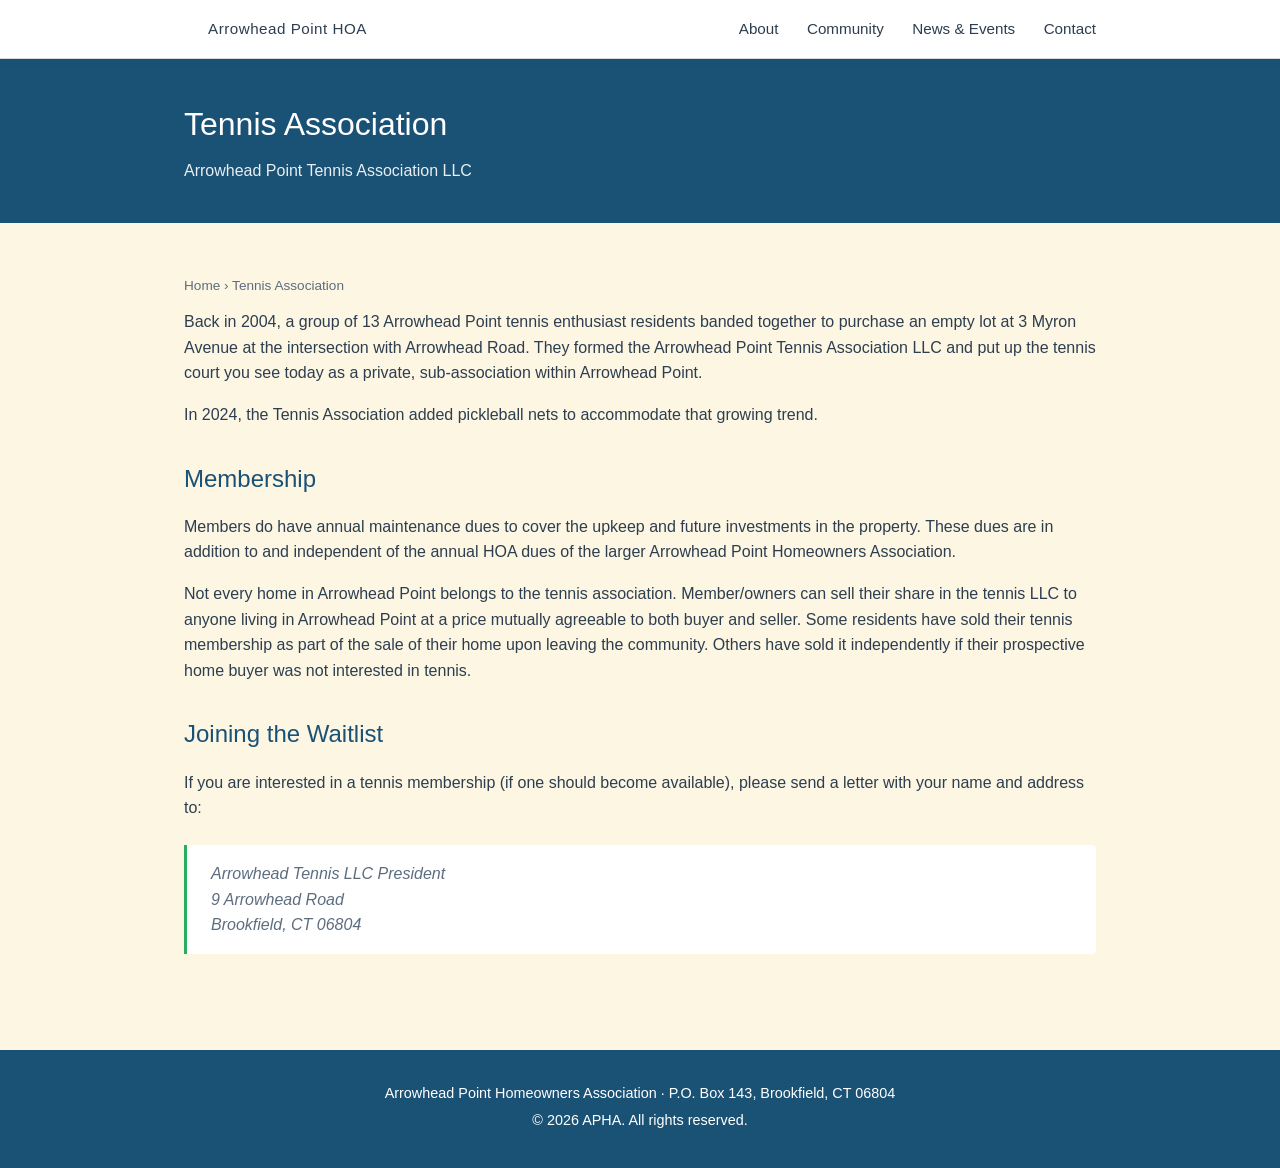
<file: tennis.html>
<!DOCTYPE html>
<html lang="en">
<head>
  <meta charset="UTF-8">
  <meta name="viewport" content="width=device-width, initial-scale=1.0">
  <title>Tennis Association - Arrowhead Point HOA</title>
  <link rel="stylesheet" href="css/style.css">
</head>
<body>
  <header>
    <div class="container nav">
      <a href="index.html" class="logo">Arrowhead Point HOA</a>
      <nav>
        <a href="about.html">About</a>
        <a href="community.html">Community</a>
        <a href="news.html">News &amp; Events</a>
        <a href="contact.html">Contact</a>
      </nav>
    </div>
  </header>

  <div class="page-header">
    <div class="container">
      <h1>Tennis Association</h1>
      <p>Arrowhead Point Tennis Association LLC</p>
    </div>
  </div>

  <div class="content">
    <div class="container">
      <div class="breadcrumb"><a href="index.html">Home</a> &rsaquo; Tennis Association</div>

      <p>Back in 2004, a group of 13 Arrowhead Point tennis enthusiast residents banded together to purchase an empty lot at 3 Myron Avenue at the intersection with Arrowhead Road. They formed the Arrowhead Point Tennis Association LLC and put up the tennis court you see today as a private, sub-association within Arrowhead Point.</p>

      <p>In 2024, the Tennis Association added pickleball nets to accommodate that growing trend.</p>

      <h2>Membership</h2>
      <p>Members do have annual maintenance dues to cover the upkeep and future investments in the property. These dues are in addition to and independent of the annual HOA dues of the larger Arrowhead Point Homeowners Association.</p>

      <p>Not every home in Arrowhead Point belongs to the tennis association. Member/owners can sell their share in the tennis LLC to anyone living in Arrowhead Point at a price mutually agreeable to both buyer and seller. Some residents have sold their tennis membership as part of the sale of their home upon leaving the community. Others have sold it independently if their prospective home buyer was not interested in tennis.</p>

      <h2>Joining the Waitlist</h2>
      <p>If you are interested in a tennis membership (if one should become available), please send a letter with your name and address to:</p>
      <blockquote>
        Arrowhead Tennis LLC President<br>
        9 Arrowhead Road<br>
        Brookfield, CT 06804
      </blockquote>
    </div>
  </div>

  <footer>
    <div class="container">
      <p>Arrowhead Point Homeowners Association &middot; P.O. Box 143, Brookfield, CT 06804</p>
      <p>&copy; 2026 APHA. All rights reserved.</p>
    </div>
  </footer>
</body>
</html>
</file>
<file: css/style.css>
/* ============================================
   Arrowhead Point HOA - Static Site Stylesheet
   ============================================ */

/* Reset & Base */
*, *::before, *::after {
  box-sizing: border-box;
  margin: 0;
  padding: 0;
}

:root {
  --primary: #1a5276;       /* Deep blue (from logo/brand) */
  --primary-light: #2980b9;
  --accent: #27ae60;        /* Lake green */
  --sand: #fdf6e3;          /* Warm background */
  --text: #2c3e50;
  --text-light: #5d6d7e;
  --white: #ffffff;
  --border: #d5d8dc;
  --shadow: rgba(26, 82, 118, 0.1);
  --max-width: 960px;
  --radius: 4px;
  --transition: 0.2s ease;
}

body {
  font-family: -apple-system, BlinkMacSystemFont, "Segoe UI", Roboto, Helvetica, Arial, sans-serif;
  color: var(--text);
  background: var(--sand);
  line-height: 1.6;
}

a {
  color: var(--primary-light);
  text-decoration: none;
  transition: color var(--transition);
}

a:hover {
  color: var(--primary);
}

img {
  max-width: 100%;
  height: auto;
  display: block;
}

/* Container */
.container {
  width: 100%;
  max-width: var(--max-width);
  margin: 0 auto;
  padding: 0 1.5rem;
}

/* ============================================
   Header / Navigation
   ============================================ */
header {
  background: var(--white);
  border-bottom: 1px solid var(--border);
  position: sticky;
  top: 0;
  z-index: 100;
  box-shadow: 0 2px 8px var(--shadow);
}

.nav {
  display: flex;
  align-items: center;
  justify-content: space-between;
  padding: 1rem 1.5rem;
}

.logo {
  font-size: 1.25rem;
  font-weight: 700;
  color: var(--primary);
  letter-spacing: 0.5px;
}

.nav a {
  color: var(--text);
  margin-left: 1.5rem;
  font-size: 0.95rem;
  font-weight: 500;
}

.nav a:hover {
  color: var(--primary-light);
}

/* Mobile nav */
@media (max-width: 640px) {
  .nav {
    flex-direction: column;
    gap: 0.75rem;
  }
  .nav a {
    margin: 0 0.5rem;
  }
}

/* ============================================
   Hero Section
   ============================================ */
.hero {
  background: linear-gradient(135deg, var(--primary) 0%, var(--primary-light) 100%);
  color: var(--white);
  padding: 4rem 0;
  text-align: center;
}

.hero h1 {
  font-size: 2.5rem;
  font-weight: 300;
  letter-spacing: 1px;
  margin-bottom: 0.5rem;
}

.hero .tagline {
  font-size: 1.25rem;
  font-style: italic;
  opacity: 0.9;
  margin-bottom: 2rem;
}

.hero-links {
  display: flex;
  gap: 1rem;
  justify-content: center;
  flex-wrap: wrap;
}

.btn {
  display: inline-block;
  padding: 0.75rem 1.75rem;
  border-radius: var(--radius);
  font-weight: 600;
  font-size: 0.95rem;
  transition: all var(--transition);
}

.btn {
  background: var(--accent);
  color: var(--white);
}

.btn:hover {
  background: #229954;
  color: var(--white);
  transform: translateY(-1px);
}

.btn-outline {
  background: transparent;
  border: 2px solid var(--white);
  color: var(--white);
}

.btn-outline:hover {
  background: var(--white);
  color: var(--primary);
}

/* ============================================
   Sections
   ============================================ */
section {
  padding: 3rem 0;
}

section h2 {
  font-size: 1.75rem;
  color: var(--primary);
  margin-bottom: 1.5rem;
  font-weight: 400;
  border-bottom: 2px solid var(--accent);
  padding-bottom: 0.5rem;
  display: inline-block;
}

/* ============================================
   Quick Links / Cards
   ============================================ */
.quick-links {
  display: grid;
  grid-template-columns: repeat(auto-fit, minmax(220px, 1fr));
  gap: 1.25rem;
}

.card {
  background: var(--white);
  border: 1px solid var(--border);
  border-radius: var(--radius);
  padding: 1.5rem;
  transition: all var(--transition);
}

.card:hover {
  box-shadow: 0 4px 16px var(--shadow);
  transform: translateY(-2px);
  text-decoration: none;
  color: var(--text);
}

.card h3 {
  font-size: 1.1rem;
  color: var(--primary);
  margin-bottom: 0.5rem;
}

.card p {
  font-size: 0.9rem;
  color: var(--text-light);
}

/* ============================================
   Page Header
   ============================================ */
.page-header {
  background: var(--primary);
  color: var(--white);
  padding: 2.5rem 0;
}

.page-header h1 {
  font-size: 2rem;
  font-weight: 300;
}

.page-header p {
  opacity: 0.9;
  margin-top: 0.5rem;
}

/* ============================================
   Content Typography
   ============================================ */
.content {
  padding: 2.5rem 0;
}

.content h2 {
  font-size: 1.5rem;
  color: var(--primary);
  margin: 2rem 0 1rem;
  font-weight: 500;
}

.content h3 {
  font-size: 1.2rem;
  color: var(--primary-light);
  margin: 1.5rem 0 0.75rem;
}

.content p {
  margin-bottom: 1rem;
}

.content ul {
  margin-bottom: 1rem;
  padding-left: 1.5rem;
}

.content li {
  margin-bottom: 0.5rem;
}

.content blockquote {
  border-left: 3px solid var(--accent);
  padding: 1rem 1.5rem;
  margin: 1.5rem 0;
  background: var(--white);
  border-radius: 0 var(--radius) var(--radius) 0;
  font-style: italic;
  color: var(--text-light);
}

.content blockquote cite {
  display: block;
  margin-top: 0.75rem;
  font-weight: 600;
  font-style: normal;
  color: var(--primary);
}

.content table {
  width: 100%;
  border-collapse: collapse;
  margin: 1.5rem 0;
  background: var(--white);
  border-radius: var(--radius);
  overflow: hidden;
  box-shadow: 0 1px 4px var(--shadow);
}

.content th, .content td {
  padding: 0.75rem 1rem;
  text-align: left;
  border-bottom: 1px solid var(--border);
}

.content th {
  background: var(--primary);
  color: var(--white);
  font-weight: 600;
}

.content tr:last-child td {
  border-bottom: none;
}

/* ============================================
   Board Members Grid
   ============================================ */
.board-grid {
  display: grid;
  grid-template-columns: repeat(auto-fit, minmax(200px, 1fr));
  gap: 1.5rem;
  margin: 2rem 0;
}

.board-card {
  background: var(--white);
  border: 1px solid var(--border);
  border-radius: var(--radius);
  padding: 1.5rem;
  text-align: center;
  transition: box-shadow var(--transition);
}

.board-card:hover {
  box-shadow: 0 4px 12px var(--shadow);
}

.board-card img {
  width: 120px;
  height: 120px;
  border-radius: 50%;
  object-fit: cover;
  margin: 0 auto 1rem;
  border: 3px solid var(--accent);
}

.board-card h3 {
  font-size: 1.1rem;
  color: var(--primary);
  margin-bottom: 0.25rem;
}

.board-card .role {
  font-size: 0.85rem;
  color: var(--accent);
  font-weight: 600;
  text-transform: uppercase;
  letter-spacing: 0.5px;
  margin-bottom: 0.75rem;
}

.board-card .contact {
  font-size: 0.85rem;
  color: var(--text-light);
}

.board-card .contact a {
  color: var(--primary-light);
}

.board-card .bio {
  font-size: 0.85rem;
  color: var(--text-light);
  margin-top: 0.75rem;
  text-align: left;
  border-top: 1px solid var(--border);
  padding-top: 0.75rem;
  margin-bottom: 0;
}

@media (max-width: 640px) {
  .board-grid {
    grid-template-columns: 1fr;
  }
}

/* ============================================
   Testimonials
   ============================================ */
.testimonial {
  background: var(--white);
  border: 1px solid var(--border);
  border-radius: var(--radius);
  padding: 1.5rem 2rem;
  margin-bottom: 1.5rem;
  position: relative;
}

.testimonial::before {
  content: '"';
  position: absolute;
  top: -0.25rem;
  left: 0.75rem;
  font-size: 3rem;
  color: var(--accent);
  opacity: 0.3;
  font-family: Georgia, serif;
}

.testimonial p {
  margin-bottom: 1rem;
  font-style: italic;
}

.testimonial .author {
  font-style: normal;
  font-weight: 600;
  color: var(--primary);
  font-size: 0.9rem;
}

/* ============================================
   News Items
   ============================================ */
.news-item {
  background: var(--white);
  border: 1px solid var(--border);
  border-radius: var(--radius);
  padding: 1.5rem;
  margin-bottom: 1.25rem;
  border-left: 4px solid var(--accent);
}

.news-item .date {
  font-size: 0.8rem;
  color: var(--text-light);
  text-transform: uppercase;
  letter-spacing: 0.5px;
  margin-bottom: 0.5rem;
}

.news-item h3 {
  font-size: 1.15rem;
  color: var(--primary);
  margin-bottom: 0.75rem;
}

.news-item p {
  margin-bottom: 0;
}

/* ============================================
   Footer
   ============================================ */
footer {
  background: var(--primary);
  color: var(--white);
  text-align: center;
  padding: 2rem 1.5rem;
  margin-top: 2rem;
  font-size: 0.9rem;
}

footer p {
  margin-bottom: 0.25rem;
}

footer a {
  color: var(--accent);
}

/* ============================================
   Utility Classes
   ============================================ */
.text-center { text-align: center; }
.mt-1 { margin-top: 1rem; }
.mt-2 { margin-top: 2rem; }
.mb-1 { margin-bottom: 1rem; }

/* ============================================
   Breadcrumb
   ============================================ */
.breadcrumb {
  padding: 0.75rem 0;
  font-size: 0.85rem;
  color: var(--text-light);
}

.breadcrumb a {
  color: var(--text-light);
}

.breadcrumb a:hover {
  color: var(--primary);
}

/* ============================================
   Print
   ============================================ */
@media print {
  header, footer, .hero, .hero-links, .quick-links {
    display: none;
  }
  body {
    background: white;
    color: black;
  }
  .content {
    padding: 0;
  }
}
</file>
